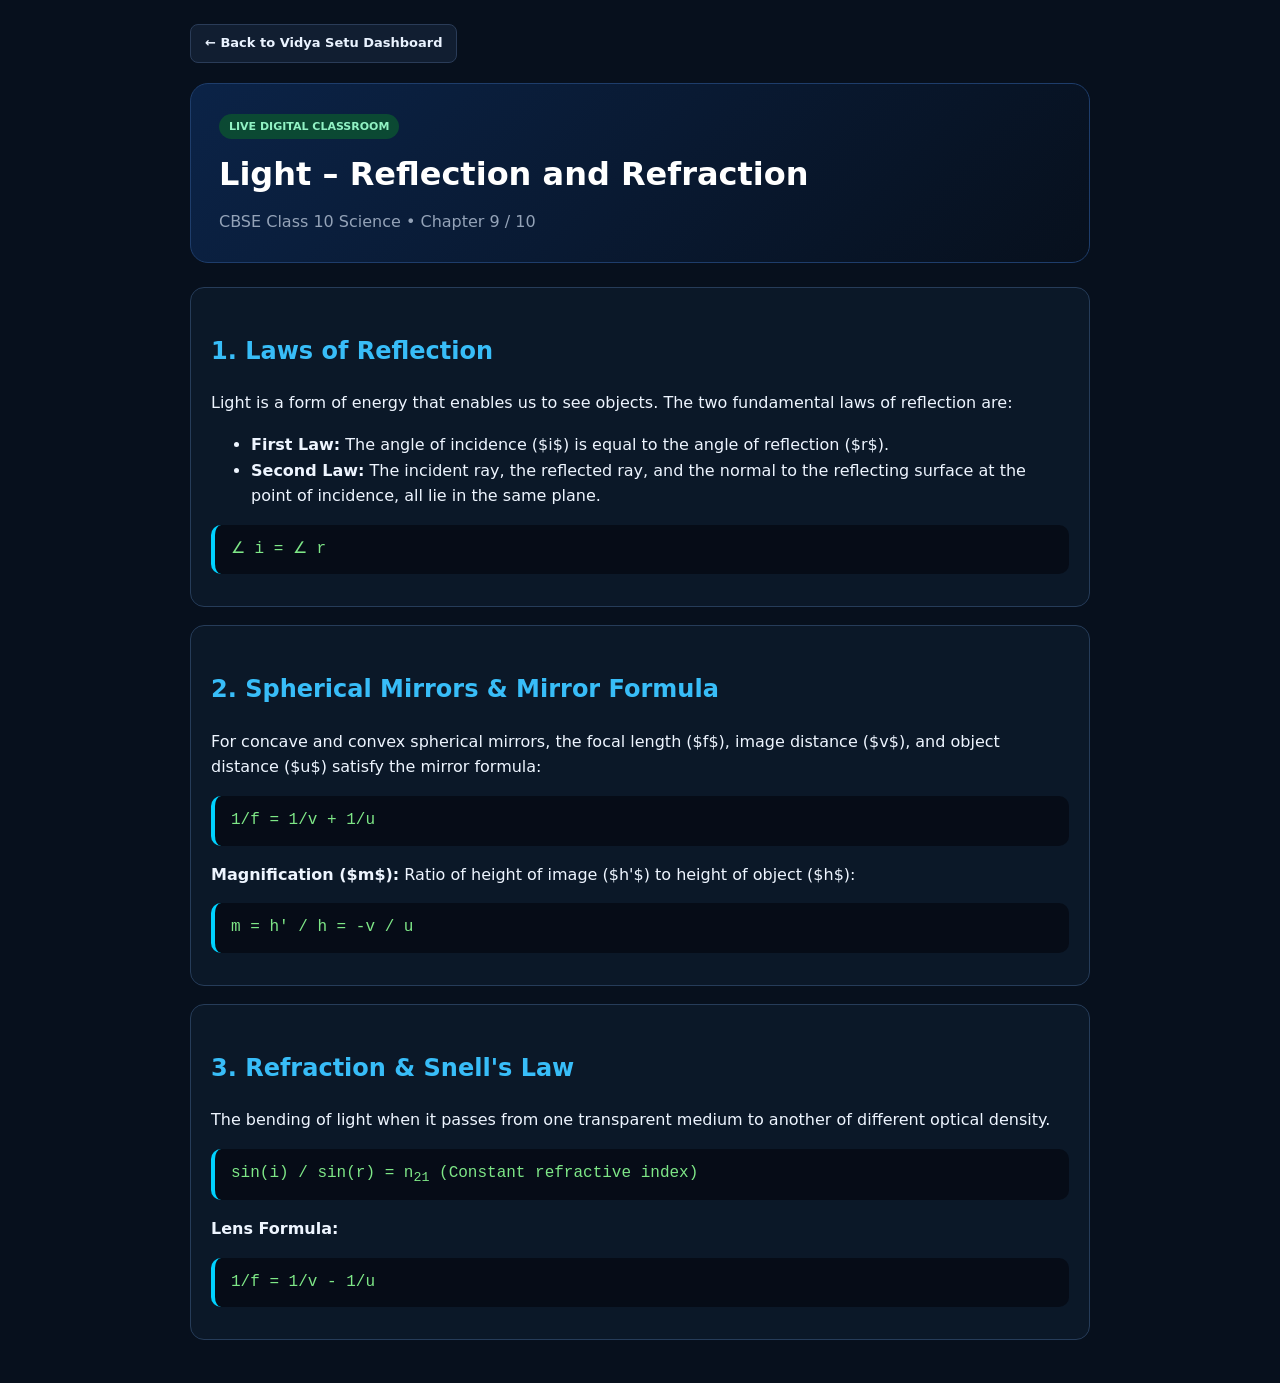
<file: chapters/class10/science/light-reflection.html>
<!doctype html>
<html lang="en">
<head>
  <meta charset="utf-8">
  <meta name="viewport" content="width=device-width, initial-scale=1">
  <title>Class 10 Science — Light: Reflection and Refraction | Vidya Setu</title>
  <style>
    body {
      margin: 0;
      font-family: Inter, system-ui, -apple-system, sans-serif;
      background: #07101d;
      color: #eef5ff;
      padding: 24px;
      line-height: 1.6;
    }
    .container {
      max-width: 900px;
      margin: 0 auto;
    }
    .back-btn {
      display: inline-flex;
      align-items: center;
      gap: 6px;
      padding: 8px 14px;
      border-radius: 8px;
      background: #111e31;
      border: 1px solid #2a3c58;
      color: #eaf3ff;
      text-decoration: none;
      font-size: 13px;
      font-weight: 600;
      margin-bottom: 20px;
    }
    .back-btn:hover { background: #1e3352; }
    .hero {
      background: linear-gradient(135deg, #0b2347, #07101d);
      border: 1px solid #1e3d6b;
      border-radius: 18px;
      padding: 28px;
      margin-bottom: 24px;
    }
    .badge {
      display: inline-block;
      padding: 4px 10px;
      border-radius: 999px;
      background: #0b4933;
      color: #91f2c4;
      font-size: 11px;
      font-weight: 700;
      text-transform: uppercase;
    }
    h1 { margin: 10px 0 8px; font-size: 32px; color: #fff; }
    h2 { color: #38bdf8; margin-top: 24px; }
    .card {
      background: rgba(12, 25, 42, 0.9);
      border: 1px solid #263c59;
      border-radius: 14px;
      padding: 20px;
      margin-bottom: 18px;
    }
    .formula {
      font-family: ui-monospace, SFMono-Regular, Consolas, monospace;
      background: #060c17;
      padding: 12px 16px;
      border-radius: 10px;
      border-left: 4px solid #00d2ff;
      font-size: 16px;
      color: #7ee787;
      margin: 12px 0;
    }
  </style>
</head>
<body>
  <div class="container">
    <a href="/" class="back-btn">← Back to Vidya Setu Dashboard</a>
    <div class="hero">
      <span class="badge">Live Digital Classroom</span>
      <h1>Light – Reflection and Refraction</h1>
      <p style="color: #94a3b8; margin: 0;">CBSE Class 10 Science • Chapter 9 / 10</p>
    </div>

    <div class="card">
      <h2>1. Laws of Reflection</h2>
      <p>Light is a form of energy that enables us to see objects. The two fundamental laws of reflection are:</p>
      <ul>
        <li><strong>First Law:</strong> The angle of incidence ($i$) is equal to the angle of reflection ($r$).</li>
        <li><strong>Second Law:</strong> The incident ray, the reflected ray, and the normal to the reflecting surface at the point of incidence, all lie in the same plane.</li>
      </ul>
      <div class="formula">&ang; i = &ang; r</div>
    </div>

    <div class="card">
      <h2>2. Spherical Mirrors & Mirror Formula</h2>
      <p>For concave and convex spherical mirrors, the focal length ($f$), image distance ($v$), and object distance ($u$) satisfy the mirror formula:</p>
      <div class="formula">1/f = 1/v + 1/u</div>
      <p><strong>Magnification ($m$):</strong> Ratio of height of image ($h'$) to height of object ($h$):</p>
      <div class="formula">m = h' / h = -v / u</div>
    </div>

    <div class="card">
      <h2>3. Refraction & Snell's Law</h2>
      <p>The bending of light when it passes from one transparent medium to another of different optical density.</p>
      <div class="formula">sin(i) / sin(r) = n<sub>21</sub> (Constant refractive index)</div>
      <p><strong>Lens Formula:</strong></p>
      <div class="formula">1/f = 1/v - 1/u</div>
    </div>
  </div>
</body>
</html>
</file>
